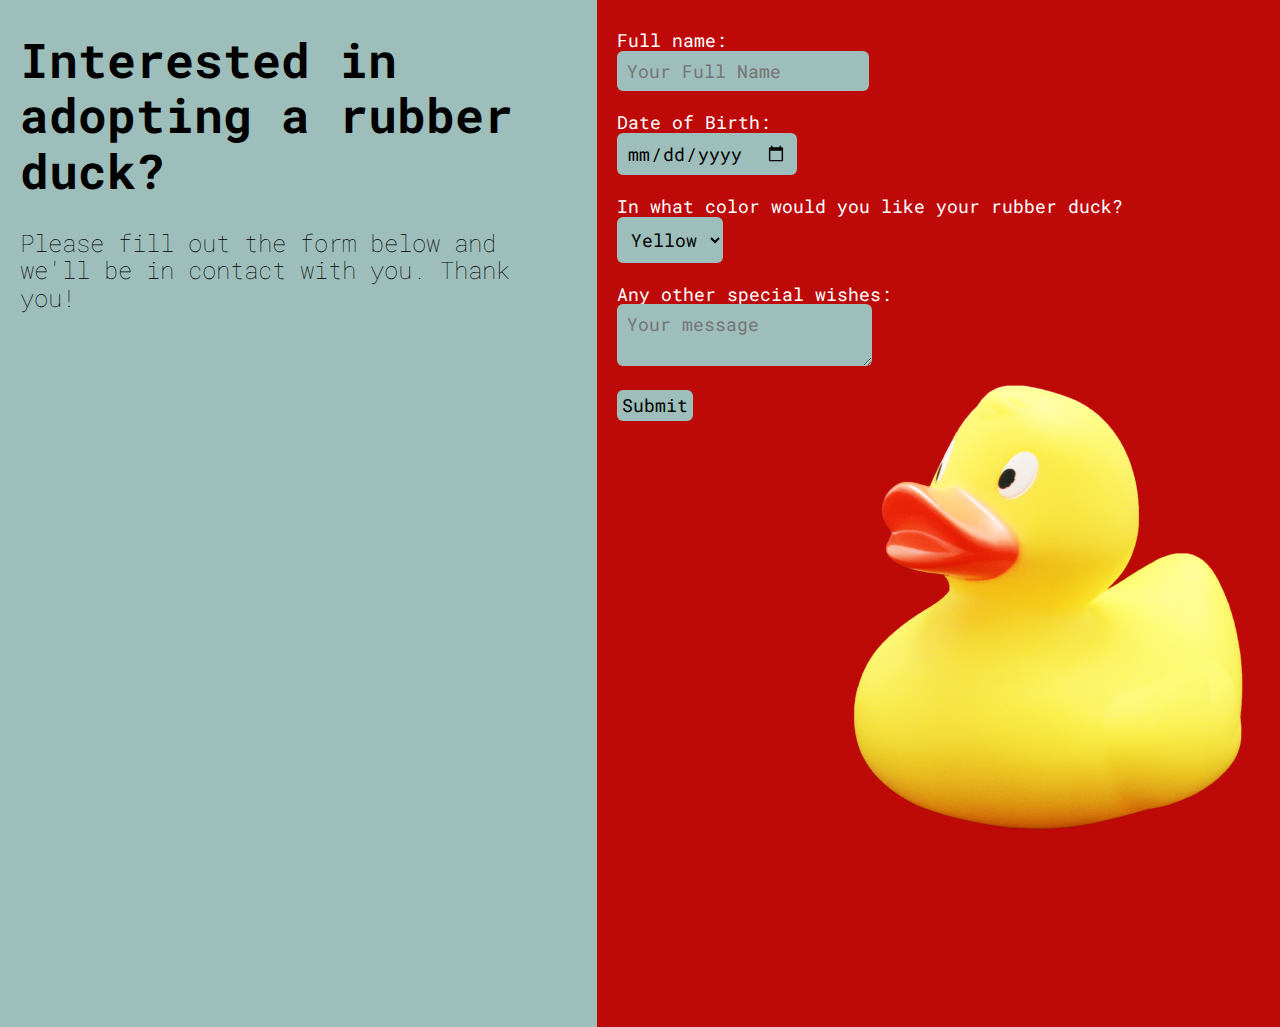
<file: index.html>
<!DOCTYPE html>
<html lang="en">
<head>
    <meta charset="UTF-8">
    <meta http-equiv="X-UA-Compatible" content="IE=edge">
    <meta name="viewport" content="width=device-width, initial-scale=1.0">
    <link rel="stylesheet" href="/styles/normalize.css">
    <link rel="preconnect" href="https://fonts.googleapis.com">
    <link rel="preconnect" href="https://fonts.gstatic.com" crossorigin>
    <link href="https://fonts.googleapis.com/css2?family=Roboto+Mono:wght@300;
                500&display=swap" rel="stylesheet">
    <link rel="stylesheet" href="/styles/styles.css">
    <title>Rubber Duck Adoption Form</title>
</head>
<body>    

    <div class="page">
<header>
    <h1>Interested in adopting a rubber duck?</h1>
    <h2>Please fill out the form below and 
        we'll be in contact with you. Thank you!</h2>
</header>
        
        <div class="column">
            <form action="/pages/thankyou.html" target="_self">
                <label for="fullname">Full name:</label><br>
                <input type="text" id="fullname" name="fullname" 
                placeholder="Your Full Name" required><br><br>
                <label for="dob">Date of Birth:</label><br>
                <input type="date" id="dob" name="date of birth" required><br><br>
                <label for="colors">In what color would you like 
                your rubber duck?</label> <br>
                <select name="colors" id="colors" required>
                <option value="yellow">Yellow</option>
                <option value="green">Green</option>
                <option value="blue">Blue</option>
                <option value="pink">Pink</option>
                </select>
                <br><br>
                <label for="wishes">Any other special wishes:</label><br>
                <textarea id="wishes" name="wishes" 
                placeholder="Your message" maxlength="150"></textarea>
                <br><br>
                <input type="submit" value="Submit" id="btn">
                
                  <div class="duck"><img src="/images/rubberduck.png" 
                                        alt="Yellow rubber duck"></div> 
            </form>
        </div>      
    </div>

 

</body>
</html>
</file>
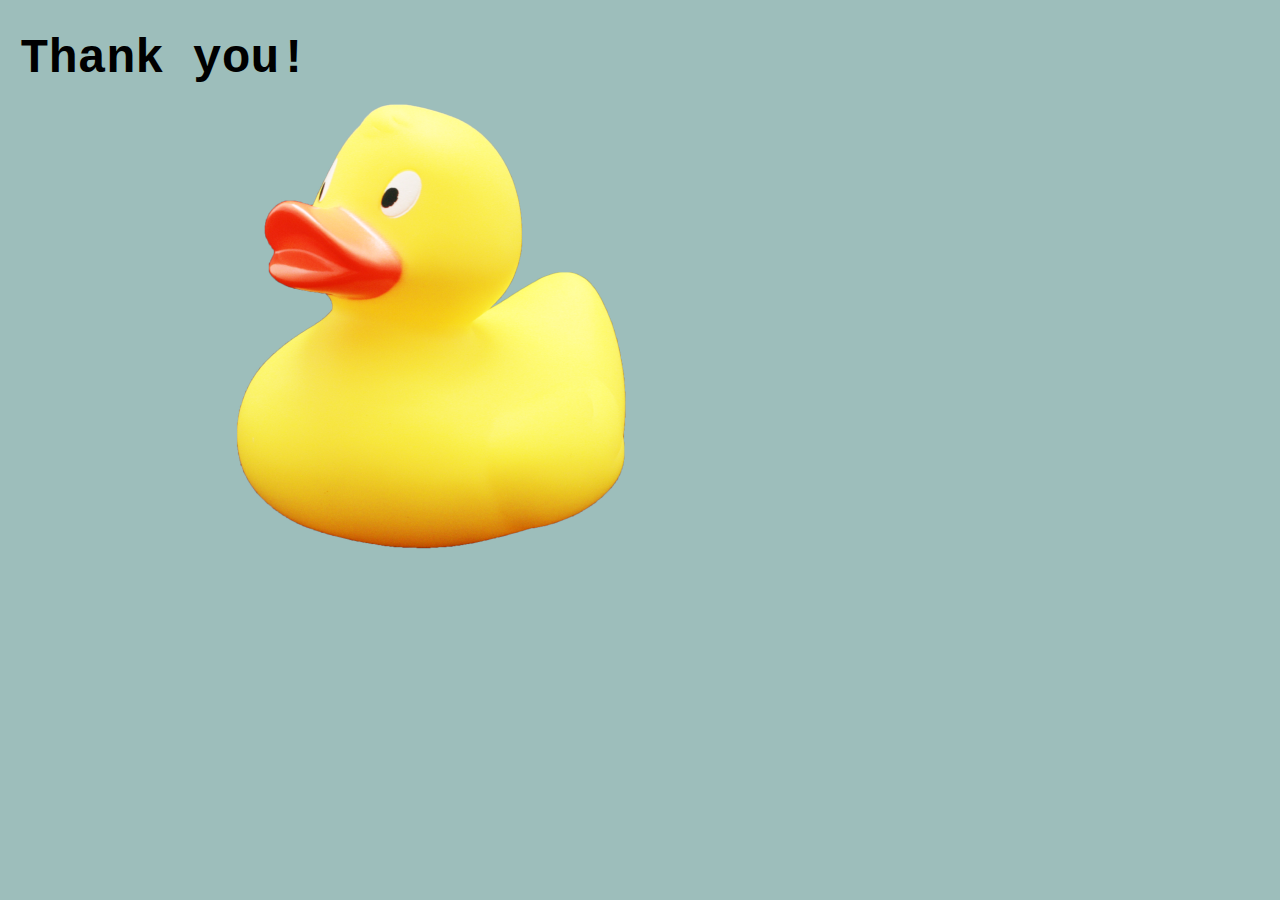
<file: pages/thankyou.html>
<!DOCTYPE html>
<html lang="en">
<head>
    <meta charset="UTF-8">
    <meta http-equiv="X-UA-Compatible" content="IE=edge">
    <meta name="viewport" content="width=device-width, initial-scale=1.0">
    <link rel="stylesheet" href="/styles/normalize.css">
    <link rel="stylesheet" href="/styles/styles.css">
    <title>Rubber Duck Adoption Form</title>
</head>
<body>
   
    <h1>Thank you!</h1>
        
   
   <div class="duck-2"><img src="/images/rubberduck.png" 
            alt="Yellow rubber duck"></div>
</body>
</html>
</file>
<file: styles/styles.css>
body {
  background-color: #9DBEBB;
  
}   

h1 {
    font-family: 'Roboto Mono', monospace;
    font-size: 48px;
    max-width: 500px;
    color: black;
    padding-left: 20px;
    padding-right: 20px; 
    


  }
h2 {
    font-family: 'Roboto Mono', monospace;
    font-weight: lighter;
    font-size: 24px;
    max-width: 600px;
    color: black;
    padding-left: 20px;
    padding-right: 20px; 
  

}

.page {
    font-family: 'Roboto Mono', monospace;
    font-size: 18px;
    color: white;
    display: flex;
    justify-content: flex-start;
    align-items: flex-start;
    z-index: 0;

    
     
}

.column {
    max-width: 100%;
    max-height: 100%;
    padding-top: 30px;
    padding-left: 20px;
    background-color: #BE0909;
    z-index: 0;
    
  }
  

.duck {
    z-index: 1;
    position: relative;
    left: 100px;
    top: -120px;   
}

.duck-2 {
  position: relative;
  left:100px;
  top:-100px;
}

#btn {
  background-color: #9DBEBB;
  color: black;
  border-radius: 6px;
  border:0px;
  padding: 5px;

}

#btn:hover {
  background-color: white;
}

#fullname, #dob, #colors, #wishes {
  background-color: #9DBEBB;
  border: 0px;
  border-radius: 6px;
  outline: none;
  padding: 10px;
  
}


#fullname:focus {
  background-color: white;
}
#dob:focus {
  background-color: white;
}
#colors:focus {
  background-color: white;
}
#wishes:focus {
  background-color: white;
}
</file>
